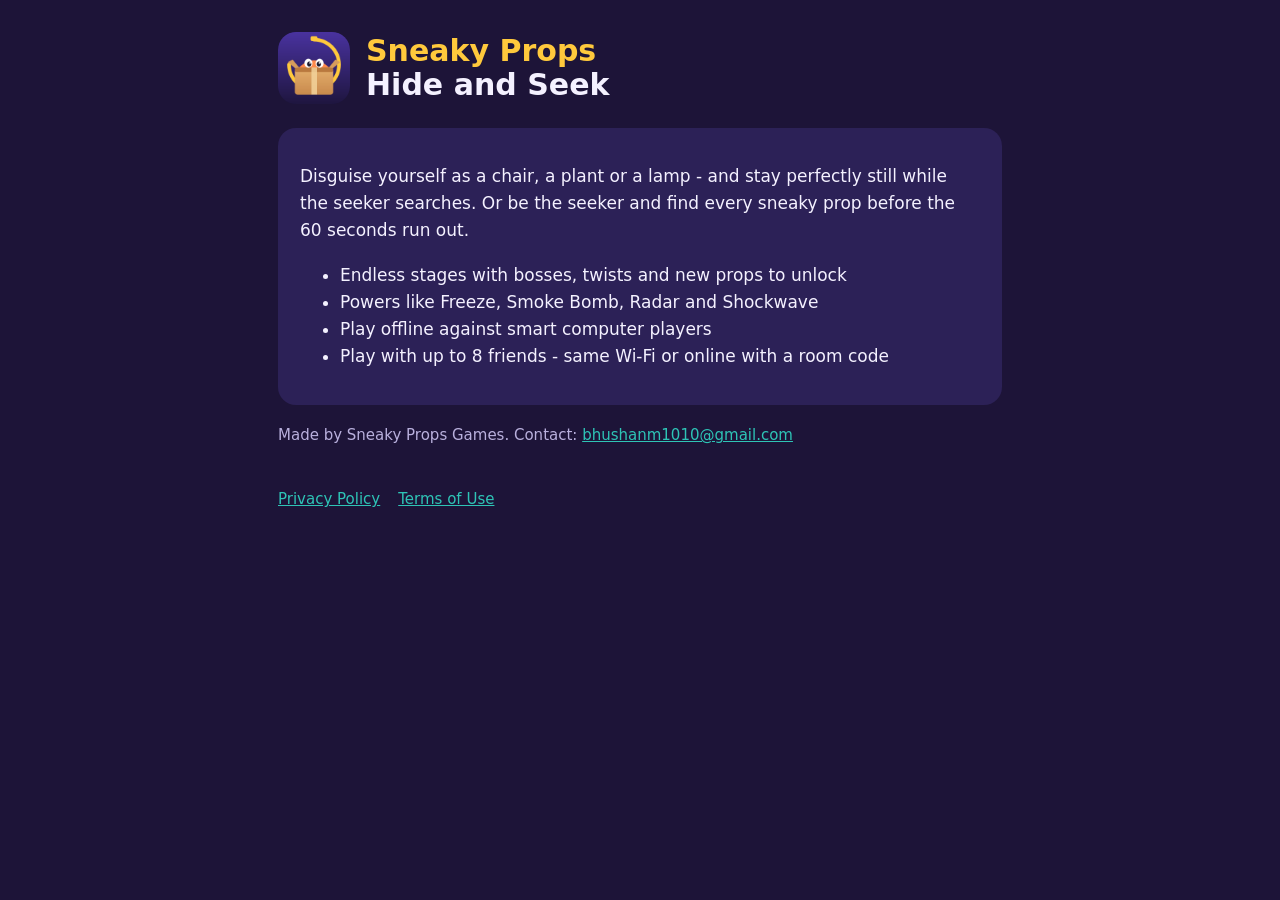
<file: index.html>
<!doctype html>
<html lang="en">
<head>
<meta charset="utf-8"><meta name="viewport" content="width=device-width, initial-scale=1">
<title>Sneaky Props: Hide and Seek</title>
<meta name="description" content="Hide and seek with a twist: disguise yourself as furniture, or hunt the sneaky props. 60-second rounds, offline or with friends.">
<link rel="stylesheet" href="style.css"><link rel="icon" href="icon.png">
</head>
<body><main>
<header><img src="icon.png" alt=""><h1><span>Sneaky Props</span><br>Hide and Seek</h1></header>
<div class="card">
<p>Disguise yourself as a chair, a plant or a lamp - and stay perfectly still while the seeker searches. Or be the seeker and find every sneaky prop before the 60 seconds run out.</p>
<ul>
<li>Endless stages with bosses, twists and new props to unlock</li>
<li>Powers like Freeze, Smoke Bomb, Radar and Shockwave</li>
<li>Play offline against smart computer players</li>
<li>Play with up to 8 friends - same Wi-Fi or online with a room code</li>
</ul>
</div>
<p class="muted">Made by Sneaky Props Games. Contact: <a href="mailto:bhushanm1010@gmail.com">bhushanm1010@gmail.com</a></p>
<nav><a href="privacy.html">Privacy Policy</a><a href="terms.html">Terms of Use</a></nav>
</main></body>
</html>
</file>
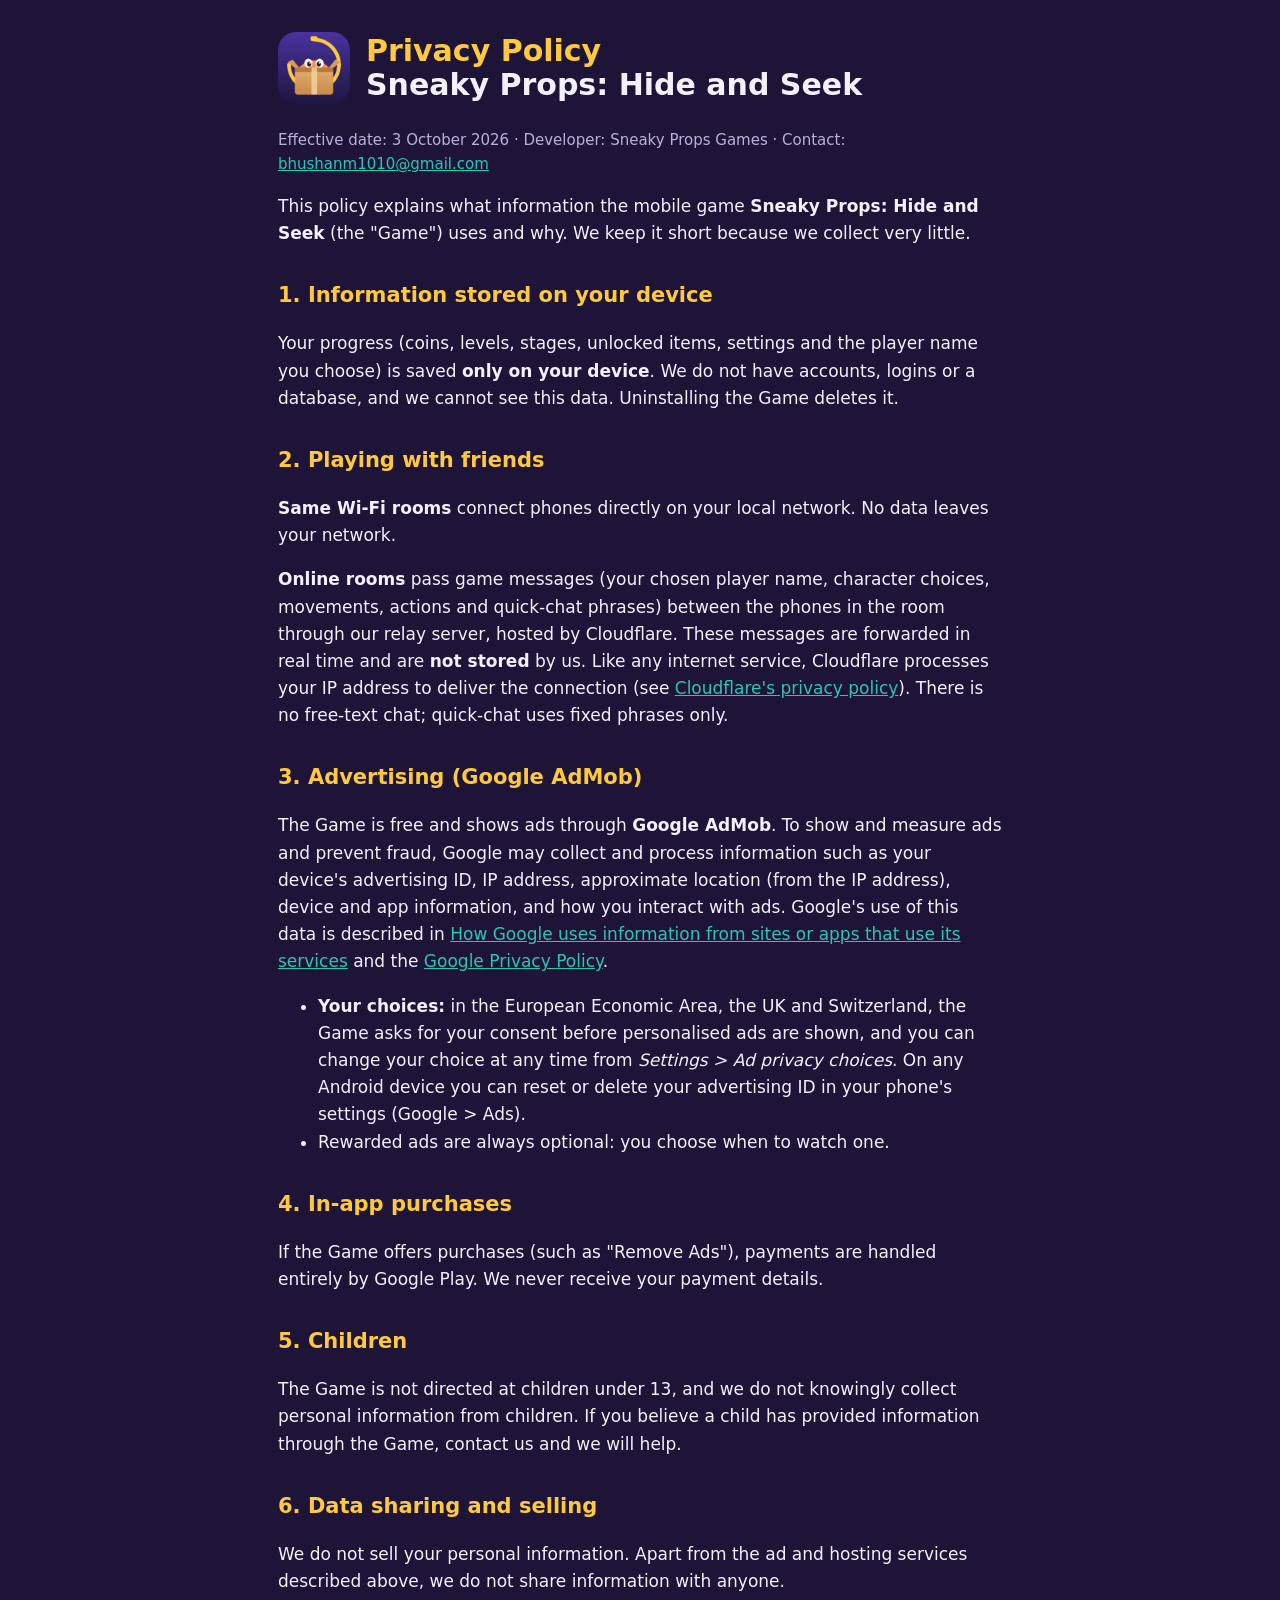
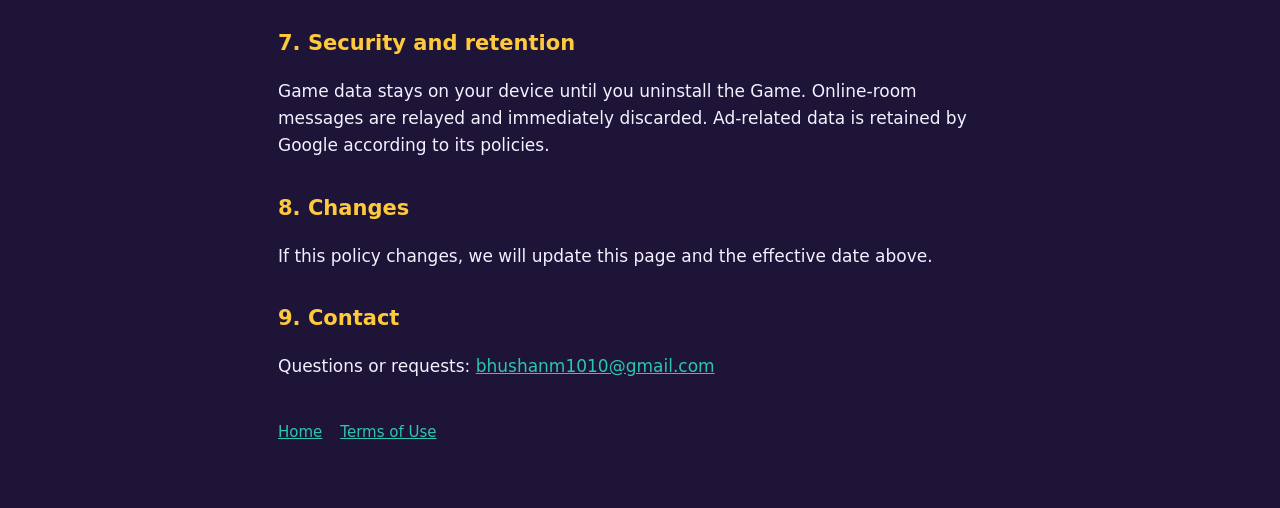
<file: privacy.html>
<!doctype html>
<html lang="en">
<head>
<meta charset="utf-8"><meta name="viewport" content="width=device-width, initial-scale=1">
<title>Privacy Policy - Sneaky Props: Hide and Seek</title>
<link rel="stylesheet" href="style.css"><link rel="icon" href="icon.png">
</head>
<body><main>
<header><img src="icon.png" alt=""><h1><span>Privacy Policy</span><br>Sneaky Props: Hide and Seek</h1></header>
<p class="muted">Effective date: 3 October 2026 &middot; Developer: Sneaky Props Games &middot; Contact: <a href="mailto:bhushanm1010@gmail.com">bhushanm1010@gmail.com</a></p>

<p>This policy explains what information the mobile game <strong>Sneaky Props: Hide and Seek</strong> (the "Game") uses and why. We keep it short because we collect very little.</p>

<h2>1. Information stored on your device</h2>
<p>Your progress (coins, levels, stages, unlocked items, settings and the player name you choose) is saved <strong>only on your device</strong>. We do not have accounts, logins or a database, and we cannot see this data. Uninstalling the Game deletes it.</p>

<h2>2. Playing with friends</h2>
<p><strong>Same Wi-Fi rooms</strong> connect phones directly on your local network. No data leaves your network.</p>
<p><strong>Online rooms</strong> pass game messages (your chosen player name, character choices, movements, actions and quick-chat phrases) between the phones in the room through our relay server, hosted by Cloudflare. These messages are forwarded in real time and are <strong>not stored</strong> by us. Like any internet service, Cloudflare processes your IP address to deliver the connection (see <a href="https://www.cloudflare.com/privacypolicy/">Cloudflare's privacy policy</a>). There is no free-text chat; quick-chat uses fixed phrases only.</p>

<h2>3. Advertising (Google AdMob)</h2>
<p>The Game is free and shows ads through <strong>Google AdMob</strong>. To show and measure ads and prevent fraud, Google may collect and process information such as your device's advertising ID, IP address, approximate location (from the IP address), device and app information, and how you interact with ads. Google's use of this data is described in <a href="https://policies.google.com/technologies/partner-sites">How Google uses information from sites or apps that use its services</a> and the <a href="https://policies.google.com/privacy">Google Privacy Policy</a>.</p>
<ul>
<li><strong>Your choices:</strong> in the European Economic Area, the UK and Switzerland, the Game asks for your consent before personalised ads are shown, and you can change your choice at any time from <em>Settings &gt; Ad privacy choices</em>. On any Android device you can reset or delete your advertising ID in your phone's settings (Google &gt; Ads).</li>
<li>Rewarded ads are always optional: you choose when to watch one.</li>
</ul>

<h2>4. In-app purchases</h2>
<p>If the Game offers purchases (such as "Remove Ads"), payments are handled entirely by Google Play. We never receive your payment details.</p>

<h2>5. Children</h2>
<p>The Game is not directed at children under 13, and we do not knowingly collect personal information from children. If you believe a child has provided information through the Game, contact us and we will help.</p>

<h2>6. Data sharing and selling</h2>
<p>We do not sell your personal information. Apart from the ad and hosting services described above, we do not share information with anyone.</p>

<h2>7. Security and retention</h2>
<p>Game data stays on your device until you uninstall the Game. Online-room messages are relayed and immediately discarded. Ad-related data is retained by Google according to its policies.</p>

<h2>8. Changes</h2>
<p>If this policy changes, we will update this page and the effective date above.</p>

<h2>9. Contact</h2>
<p>Questions or requests: <a href="mailto:bhushanm1010@gmail.com">bhushanm1010@gmail.com</a></p>

<nav><a href="index.html">Home</a><a href="terms.html">Terms of Use</a></nav>
</main></body>
</html>
</file>
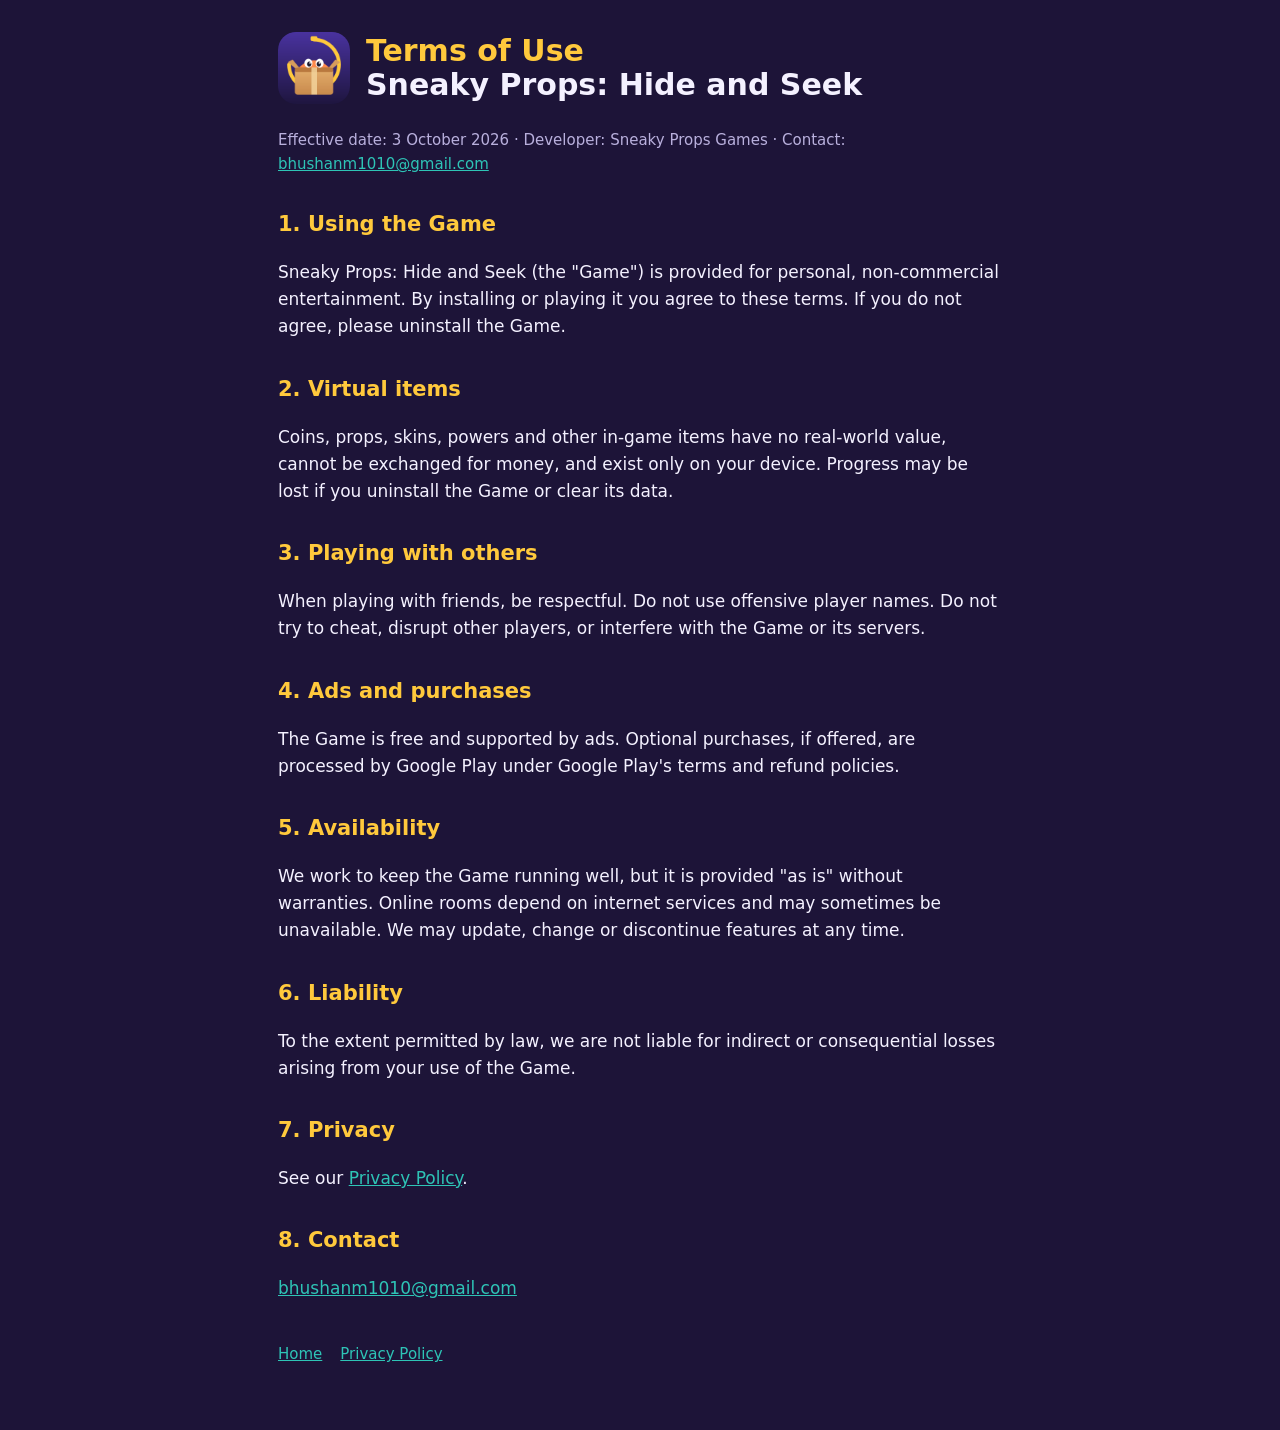
<file: terms.html>
<!doctype html>
<html lang="en">
<head>
<meta charset="utf-8"><meta name="viewport" content="width=device-width, initial-scale=1">
<title>Terms of Use - Sneaky Props: Hide and Seek</title>
<link rel="stylesheet" href="style.css"><link rel="icon" href="icon.png">
</head>
<body><main>
<header><img src="icon.png" alt=""><h1><span>Terms of Use</span><br>Sneaky Props: Hide and Seek</h1></header>
<p class="muted">Effective date: 3 October 2026 &middot; Developer: Sneaky Props Games &middot; Contact: <a href="mailto:bhushanm1010@gmail.com">bhushanm1010@gmail.com</a></p>

<h2>1. Using the Game</h2>
<p>Sneaky Props: Hide and Seek (the "Game") is provided for personal, non-commercial entertainment. By installing or playing it you agree to these terms. If you do not agree, please uninstall the Game.</p>

<h2>2. Virtual items</h2>
<p>Coins, props, skins, powers and other in-game items have no real-world value, cannot be exchanged for money, and exist only on your device. Progress may be lost if you uninstall the Game or clear its data.</p>

<h2>3. Playing with others</h2>
<p>When playing with friends, be respectful. Do not use offensive player names. Do not try to cheat, disrupt other players, or interfere with the Game or its servers.</p>

<h2>4. Ads and purchases</h2>
<p>The Game is free and supported by ads. Optional purchases, if offered, are processed by Google Play under Google Play's terms and refund policies.</p>

<h2>5. Availability</h2>
<p>We work to keep the Game running well, but it is provided "as is" without warranties. Online rooms depend on internet services and may sometimes be unavailable. We may update, change or discontinue features at any time.</p>

<h2>6. Liability</h2>
<p>To the extent permitted by law, we are not liable for indirect or consequential losses arising from your use of the Game.</p>

<h2>7. Privacy</h2>
<p>See our <a href="privacy.html">Privacy Policy</a>.</p>

<h2>8. Contact</h2>
<p><a href="mailto:bhushanm1010@gmail.com">bhushanm1010@gmail.com</a></p>

<nav><a href="index.html">Home</a><a href="privacy.html">Privacy Policy</a></nav>
</main></body>
</html>
</file>
<file: style.css>
:root { --bg: #1d1438; --panel: #2c2157; --text: #f4f1ff; --muted: #b9b0dd; --accent: #ffc93c; --teal: #2ec4b6; }
* { box-sizing: border-box; }
body { margin: 0; background: var(--bg); color: var(--text); font: 17px/1.6 system-ui, -apple-system, "Segoe UI", Roboto, sans-serif; }
main { max-width: 760px; margin: 0 auto; padding: 32px 18px 64px; }
header { display: flex; align-items: center; gap: 16px; margin-bottom: 24px; }
header img { width: 72px; height: 72px; border-radius: 18px; }
h1 { margin: 0; font-size: 30px; line-height: 1.15; }
h1 span { color: var(--accent); }
h2 { color: var(--accent); font-size: 21px; margin-top: 32px; }
a { color: var(--teal); }
.card { background: var(--panel); border-radius: 18px; padding: 18px 22px; margin: 18px 0; }
.muted { color: var(--muted); font-size: 15px; }
nav { display: flex; gap: 18px; flex-wrap: wrap; margin-top: 40px; font-size: 15px; }
</file>
